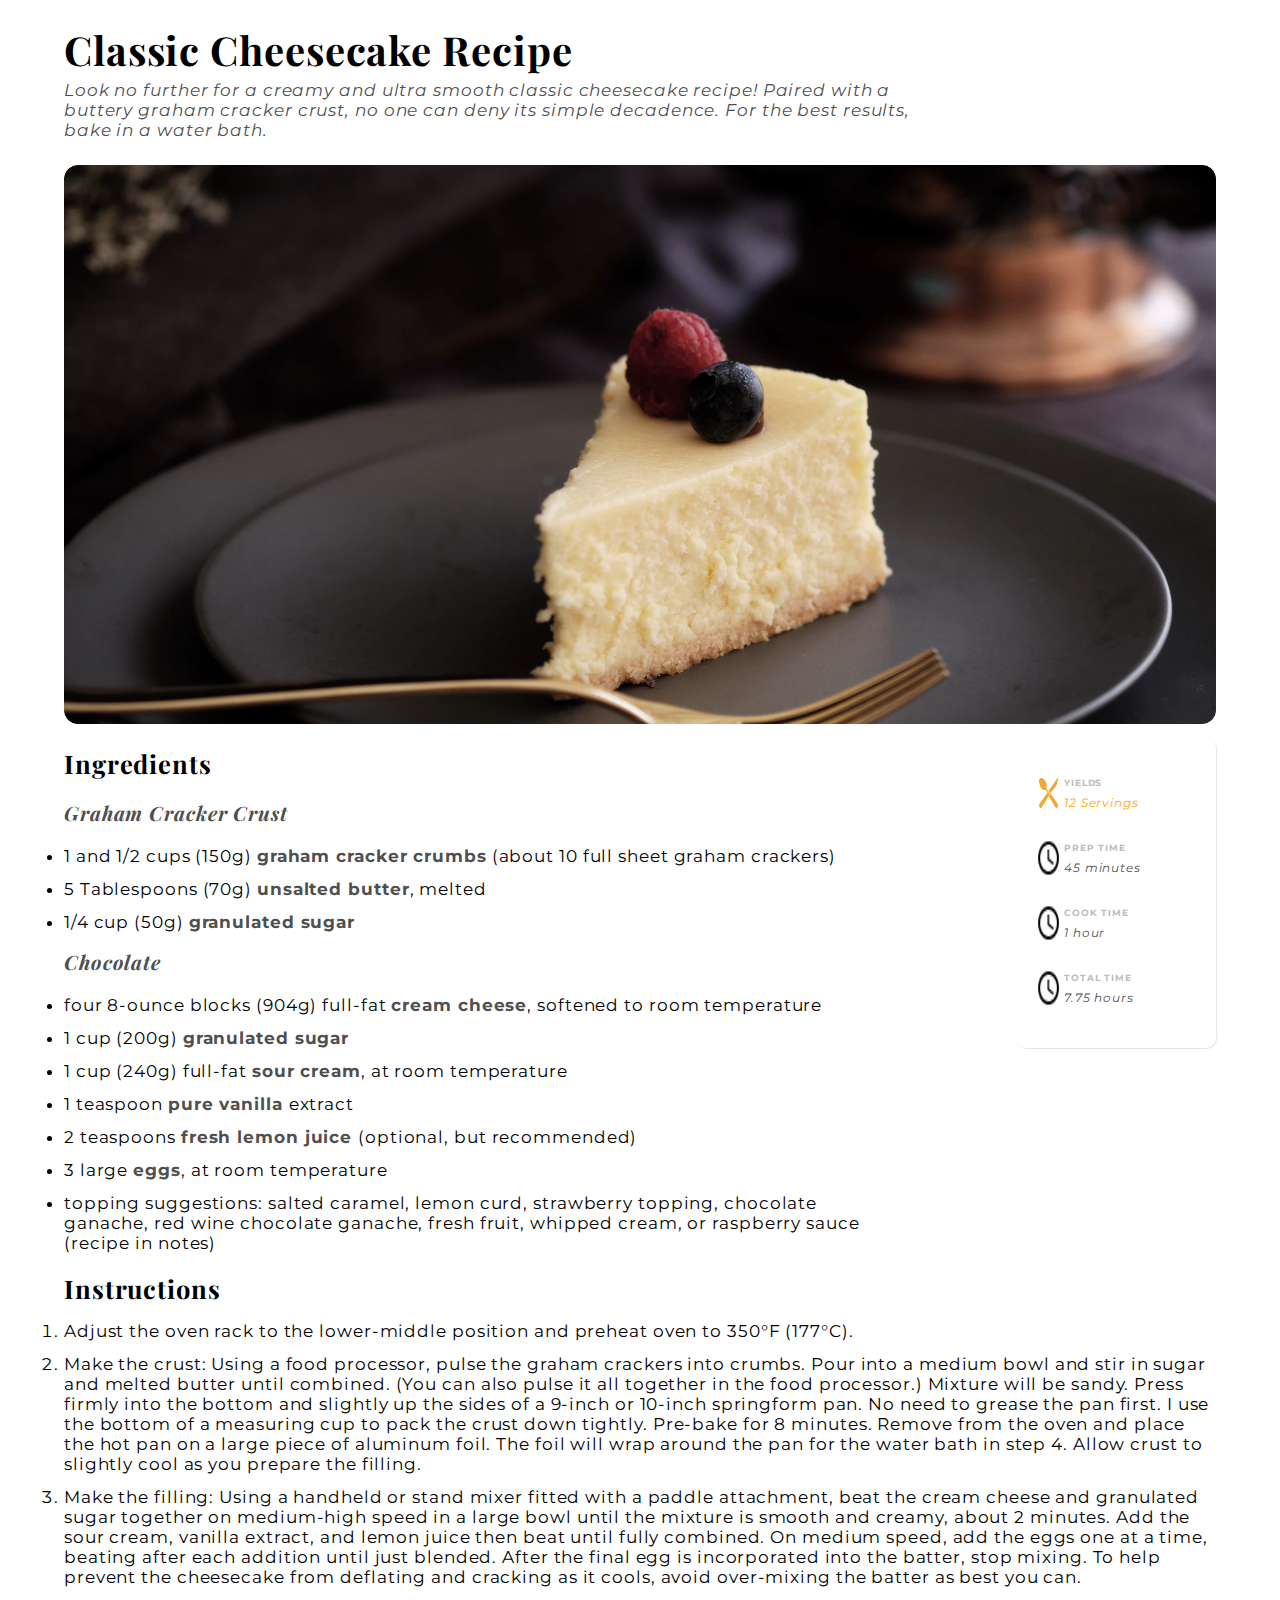
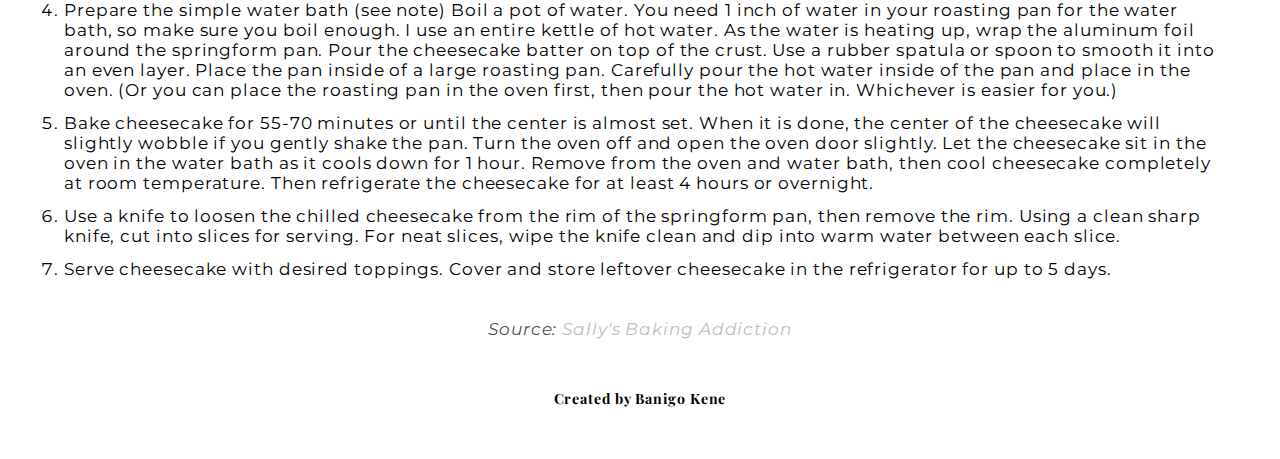
<file: index.html>
<!DOCTYPE html>
<html lang="en">
<head>
    <meta charset="UTF-8">
    <meta http-equiv="X-UA-Compatible" content="IE=edge">
    <meta name="viewport" content="width=device-width, initial-scale=1.0">
    <link rel="stylesheet" href="css/assignment.css">
    <link rel="preconnect" href="https://fonts.googleapis.com">
    <link rel="preconnect" href="https://fonts.gstatic.com" crossorigin>
    <link href="https://fonts.googleapis.com/css2?family=Montserrat:ital,wght@0,400;0,500;0,700;1,500&family=Playfair+Display:ital,wght@0,700;1,400;1,500;1,600;1,700&display=swap" rel="stylesheet">
    <title>Classic Cheesecake Recipe</title>
</head>
<body>
    
    <div class="container">
       <header class="header">
            <div class="">
                <h1>Classic Cheesecake Recipe</h1>
            </div>
            <div class="intro">
                <p>Look no further for a creamy and ultra smooth classic cheesecake recipe! Paired with a buttery graham cracker crust, 
                    no one can deny its simple decadence. For the best results, bake in a water bath.
                </p>
            </div>
            <div class="image">
                <img src="images/photo1.png" alt="" class="header-image">
            </div>
            <div class="stats-box">
                <div class="active">
                    <section class="stats-box--items">
                        <img src="images/cutlery.png" alt="" class="icon coloured">
                        <div class="float-right">
                            <h6>yields</h6>
                            <p class="servings bottom-text">12 Servings</p>
                        </div>
                    </section>
                </div>

                <div class="timings">
                <section class="stats-box--items">
                    <img src="images/baseline_schedule_black_24dp.png" alt="" class="icon">
                    <div class="float-right">
                        <h6>prep time</h6>
                        <p class="bottom-text">45 minutes</p>
                    </div>
                </section>

                <section class="stats-box--items">
                    <img src="images/baseline_schedule_black_24dp.png" alt="" class="icon">
                    <div class="float-right">
                        <h6>cook time</h6>
                        <p class="bottom-text">1 hour</p>
                    </div>
                </section>

                <section class="stats-box--items">
                    <img src="images/baseline_schedule_black_24dp.png" alt="" class="icon">
                    <div class="float-right">
                        <h6>total time</h6>
                        <p class="bottom-text">7.75 hours</p>
                    </div>
                </section>
            </div>
            </div>
       </header>

       <main>
           <article class="ingredients">
               <h2>Ingredients</h2>
               <div class="ingredient-set1">
                   <h3>graham cracker crust</h3>
                   <ul>
                       <li>1 and 1/2 cups (150g) <strong>graham cracker crumbs</strong> (about 10 full sheet graham crackers)</li>
                       <li>5 Tablespoons (70g) <strong>unsalted butter</strong>, melted</li>
                       <li>1/4 cup (50g) <strong>granulated sugar</strong></li>
                   </ul>
               </div>

                <div class="ingredient-set2">
                <h3>chocolate</h3>
                    <ul>
                        <li>four 8-ounce blocks (904g) full-fat <strong>cream cheese</strong>, softened to room temperature</li>
                        <li>1 cup (200g) <strong>granulated sugar</strong></li>
                        <li>1 cup (240g) full-fat <strong>sour cream</strong>, at room temperature</li>
                        <li>1 teaspoon <strong>pure vanilla </strong>extract</li>
                        <li>2 teaspoons <strong>fresh lemon juice </strong>(optional, but recommended)</li>
                        <li>3 large <strong>eggs</strong>, at room temperature</li>
                        <li>topping suggestions: salted caramel, lemon curd, strawberry topping, chocolate ganache, 
                       red wine chocolate ganache, fresh fruit, whipped cream, or raspberry sauce (recipe in notes)
                   </li> 
                </ul>
                </div>
            </article>

           <article class="instructions">
               <h2>Instructions</h2>
               <div class="instructions-how-to">
                   <ol>
                       <li>Adjust the oven rack to the lower-middle position and preheat oven to 350°F (177°C).</li>
                       <li>
                        Make the crust: Using a food processor, pulse the graham crackers into crumbs. 
                        Pour into a medium bowl and stir in sugar and melted butter until combined. (You can also pulse it all together in the food processor.) Mixture will be sandy. 
                        Press firmly into the bottom and slightly up the sides of a 9-inch or 10-inch springform pan. No need to grease the pan first. 
                        I use the bottom of a measuring cup to pack the crust down tightly. Pre-bake for 8 minutes. 
                        Remove from the oven and place the hot pan on a large piece of aluminum foil. The foil will wrap around the pan for the water bath in step 
                        4. Allow crust to slightly cool as you prepare the filling.
                       </li>
                       <li>
                        Make the filling: Using a handheld or stand mixer fitted with a paddle attachment, 
                        beat the cream cheese and granulated sugar together on medium-high speed in a large bowl until the mixture is smooth and creamy, about 2 minutes. 
                        Add the sour cream, vanilla extract, and lemon juice then beat until fully combined. On medium speed, add the eggs one at a time,
                         beating after each addition until just blended. After the final egg is incorporated into the batter, stop mixing. 
                        To help prevent the cheesecake from deflating and cracking as it cools, avoid over-mixing the batter as best you can.
                       </li>
                       <li>
                        Prepare the simple water bath (see note) Boil a pot of water. You need 1 inch of water in your roasting pan for the water bath, so make sure you boil enough.
                         I use an entire kettle of hot water. As the water is heating up, wrap the aluminum foil around the springform pan. Pour the cheesecake batter on top of the crust. 
                         Use a rubber spatula or spoon to smooth it into an even layer. Place the pan inside of a large roasting pan. 
                         Carefully pour the hot water inside of the pan and place in the oven. 
                        (Or you can place the roasting pan in the oven first, then pour the hot water in. Whichever is easier for you.)
                       </li>
                       <li>
                        Bake cheesecake for 55-70 minutes or until the center is almost set.
                         When it is done, the center of the cheesecake will slightly wobble if you gently shake the pan. Turn the oven off and open the oven door slightly. 
                         Let the cheesecake sit in the oven in the water bath as it cools down for 1 hour. Remove from the oven and water bath, 
                         then cool cheesecake completely at room temperature.
                         Then refrigerate the cheesecake for at least 4 hours or overnight.
                       </li>
                       <li>
                        Use a knife to loosen the chilled cheesecake from the rim of the springform pan, then remove the rim. 
                        Using a clean sharp knife, cut into slices for serving.
                         For neat slices, wipe the knife clean and dip into warm water between each slice.
                       </li>
                       <li>Serve cheesecake with desired toppings. Cover and store leftover cheesecake in the refrigerator for up to 5 days.</li>
                   </ol>
               </div>
           </article>
       </main>

       <footer class="footer">

        <blockquote>
           <p>Source: <a href="https://sallysbakingaddiction.com/classic-cheesecake/">Sally's Baking Addiction</a> </p>  
        </blockquote>

        <h5>Created by Banigo Kene</h5>
       </footer>

    </div>
</body>
</html>
</file>
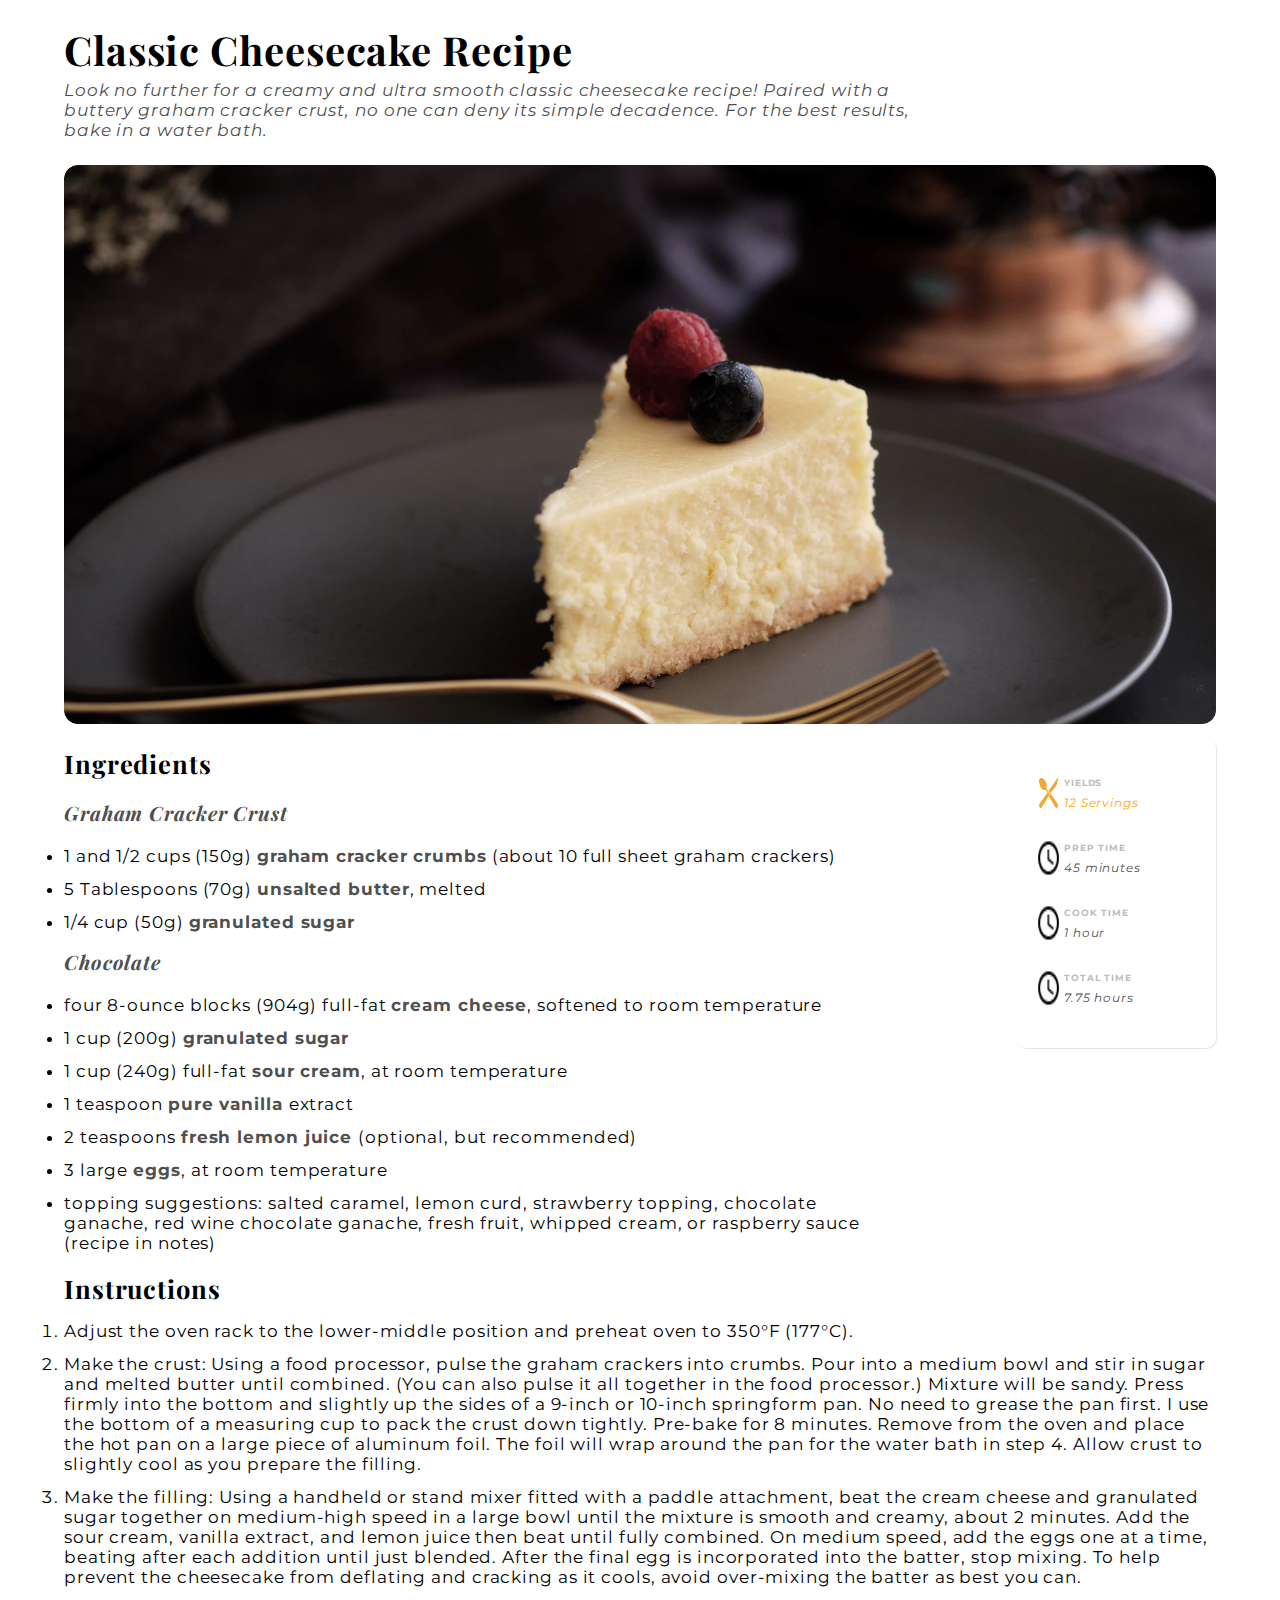
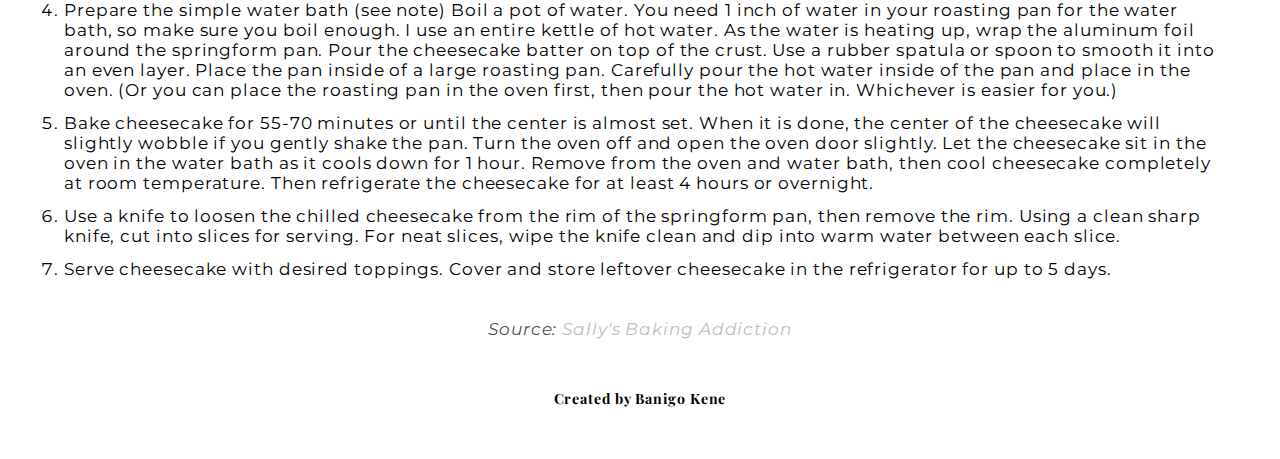
<file: assignment.html>
<!DOCTYPE html>
<html lang="en">
<head>
    <meta charset="UTF-8">
    <meta http-equiv="X-UA-Compatible" content="IE=edge">
    <meta name="viewport" content="width=device-width, initial-scale=1.0">
    <link rel="stylesheet" href="css/assignment.css">
    <link rel="preconnect" href="https://fonts.googleapis.com">
    <link rel="preconnect" href="https://fonts.gstatic.com" crossorigin>
    <link href="https://fonts.googleapis.com/css2?family=Montserrat:ital,wght@0,400;0,500;0,700;1,500&family=Playfair+Display:ital,wght@0,700;1,400;1,500;1,600;1,700&display=swap" rel="stylesheet">
    <title>Classic Cheesecake Recipe</title>
</head>
<body>
    
    <div class="container">
       <header class="header">
            <div class="">
                <h1>Classic Cheesecake Recipe</h1>
            </div>
            <div class="intro">
                <p>Look no further for a creamy and ultra smooth classic cheesecake recipe! Paired with a buttery graham cracker crust, 
                    no one can deny its simple decadence. For the best results, bake in a water bath.
                </p>
            </div>
            <div class="image">
                <img src="images/photo1.png" alt="" class="header-image">
            </div>
            <div class="stats-box">
                <div class="active">
                    <section class="stats-box--items">
                        <img src="images/cutlery.png" alt="" class="icon coloured">
                        <div class="float-right">
                            <h6>yields</h6>
                            <p class="servings bottom-text">12 Servings</p>
                        </div>
                    </section>
                </div>

                <div class="timings">
                <section class="stats-box--items">
                    <img src="images/baseline_schedule_black_24dp.png" alt="" class="icon">
                    <div class="float-right">
                        <h6>prep time</h6>
                        <p class="bottom-text">45 minutes</p>
                    </div>
                </section>

                <section class="stats-box--items">
                    <img src="images/baseline_schedule_black_24dp.png" alt="" class="icon">
                    <div class="float-right">
                        <h6>cook time</h6>
                        <p class="bottom-text">1 hour</p>
                    </div>
                </section>

                <section class="stats-box--items">
                    <img src="images/baseline_schedule_black_24dp.png" alt="" class="icon">
                    <div class="float-right">
                        <h6>total time</h6>
                        <p class="bottom-text">7.75 hours</p>
                    </div>
                </section>
            </div>
            </div>
       </header>

       <main>
           <article class="ingredients">
               <h2>Ingredients</h2>
               <div class="ingredient-set1">
                   <h3>graham cracker crust</h3>
                   <ul>
                       <li>1 and 1/2 cups (150g) <strong>graham cracker crumbs</strong> (about 10 full sheet graham crackers)</li>
                       <li>5 Tablespoons (70g) <strong>unsalted butter</strong>, melted</li>
                       <li>1/4 cup (50g) <strong>granulated sugar</strong></li>
                   </ul>
               </div>

                <div class="ingredient-set2">
                <h3>chocolate</h3>
                    <ul>
                        <li>four 8-ounce blocks (904g) full-fat <strong>cream cheese</strong>, softened to room temperature</li>
                        <li>1 cup (200g) <strong>granulated sugar</strong></li>
                        <li>1 cup (240g) full-fat <strong>sour cream</strong>, at room temperature</li>
                        <li>1 teaspoon <strong>pure vanilla </strong>extract</li>
                        <li>2 teaspoons <strong>fresh lemon juice </strong>(optional, but recommended)</li>
                        <li>3 large <strong>eggs</strong>, at room temperature</li>
                        <li>topping suggestions: salted caramel, lemon curd, strawberry topping, chocolate ganache, 
                       red wine chocolate ganache, fresh fruit, whipped cream, or raspberry sauce (recipe in notes)
                   </li> 
                </ul>
                </div>
            </article>

           <article class="instructions">
               <h2>Instructions</h2>
               <div class="instructions-how-to">
                   <ol>
                       <li>Adjust the oven rack to the lower-middle position and preheat oven to 350°F (177°C).</li>
                       <li>
                        Make the crust: Using a food processor, pulse the graham crackers into crumbs. 
                        Pour into a medium bowl and stir in sugar and melted butter until combined. (You can also pulse it all together in the food processor.) Mixture will be sandy. 
                        Press firmly into the bottom and slightly up the sides of a 9-inch or 10-inch springform pan. No need to grease the pan first. 
                        I use the bottom of a measuring cup to pack the crust down tightly. Pre-bake for 8 minutes. 
                        Remove from the oven and place the hot pan on a large piece of aluminum foil. The foil will wrap around the pan for the water bath in step 
                        4. Allow crust to slightly cool as you prepare the filling.
                       </li>
                       <li>
                        Make the filling: Using a handheld or stand mixer fitted with a paddle attachment, 
                        beat the cream cheese and granulated sugar together on medium-high speed in a large bowl until the mixture is smooth and creamy, about 2 minutes. 
                        Add the sour cream, vanilla extract, and lemon juice then beat until fully combined. On medium speed, add the eggs one at a time,
                         beating after each addition until just blended. After the final egg is incorporated into the batter, stop mixing. 
                        To help prevent the cheesecake from deflating and cracking as it cools, avoid over-mixing the batter as best you can.
                       </li>
                       <li>
                        Prepare the simple water bath (see note) Boil a pot of water. You need 1 inch of water in your roasting pan for the water bath, so make sure you boil enough.
                         I use an entire kettle of hot water. As the water is heating up, wrap the aluminum foil around the springform pan. Pour the cheesecake batter on top of the crust. 
                         Use a rubber spatula or spoon to smooth it into an even layer. Place the pan inside of a large roasting pan. 
                         Carefully pour the hot water inside of the pan and place in the oven. 
                        (Or you can place the roasting pan in the oven first, then pour the hot water in. Whichever is easier for you.)
                       </li>
                       <li>
                        Bake cheesecake for 55-70 minutes or until the center is almost set.
                         When it is done, the center of the cheesecake will slightly wobble if you gently shake the pan. Turn the oven off and open the oven door slightly. 
                         Let the cheesecake sit in the oven in the water bath as it cools down for 1 hour. Remove from the oven and water bath, 
                         then cool cheesecake completely at room temperature.
                         Then refrigerate the cheesecake for at least 4 hours or overnight.
                       </li>
                       <li>
                        Use a knife to loosen the chilled cheesecake from the rim of the springform pan, then remove the rim. 
                        Using a clean sharp knife, cut into slices for serving.
                         For neat slices, wipe the knife clean and dip into warm water between each slice.
                       </li>
                       <li>Serve cheesecake with desired toppings. Cover and store leftover cheesecake in the refrigerator for up to 5 days.</li>
                   </ol>
               </div>
           </article>
       </main>

       <footer class="footer">

        <blockquote>
           <p>Source: <a href="https://sallysbakingaddiction.com/classic-cheesecake/">Sally's Baking Addiction</a> </p>  
        </blockquote>

        <h5>Created by Banigo Kene</h5>
       </footer>

    </div>
</body>
</html>
</file>
<file: css/assignment.css>
* {
  margin: 0;
  padding: 0;
  box-sizing: inherit;
}

html {
  font-size: 62.5%;
}

body {
  font-family: "Montserrat", sans-serif;
  box-sizing: border-box;
  line-height: 1.8rem;
  letter-spacing: 0.07rem;
  font-size: 1.5rem;
}

.container {
  width: 95%;
  margin: 0 auto;
  padding: 0.8rem;
  background-color: white;
}

h1,
h2,
h3,
h4,
h5,
h6 {
  font-family: "Playfair Display", serif;
}

h1 {
  font-weight: 700;
  padding: 1rem 0 2rem;
  font-size: 2.5rem;
  text-align: left;
}

.intro {
  text-align: left;
  padding: 0 0 1.5rem 0;
  letter-spacing: 0.04;
}

.header-image {
  width: 100%;
  padding: 1rem 0;
}

p {
  font-style: italic;
  color: #4f4f4f;
}

.stats-box {
  width: 95%;
  display: flex;
  flex-direction: column;
}

.timings {
  display: flex;
  justify-content: space-between;
  padding: 2rem 0 1rem;
}

.stats-box--items {
  display: flex;
}

.servings {
  color: orange;
}

.bottom-text {
  font-size: 1.2rem;
}

h6 {
  text-transform: uppercase;
  font-size: 0.8rem;
  font-family: "Montserrat", sans-serif;
  color: #bdbdbd;
}

.icon {
  width: 25px;
  margin-right: 0.3rem;
}

article {
  margin: 1rem 0;
}

h3 {
  text-transform: capitalize;
  font-style: italic;
  color: #4f4f4f;
  padding: 1rem 0 2rem;
}

strong {
  color: #4f4f4f;
}

h2 {
  padding: 0.5rem 0 2rem 0;
}

a {
  text-decoration: none;
  color: #bdbdbd;
}

blockquote {
  text-align: center;
  color: #bdbdbd;
  margin: 3rem 0 5rem;
}

h5 {
  text-align: center;
}

li {
  padding: 0.1rem 0 0.5rem 0;
}

/* Media queries for laptops */

@media (min-width: 1000px) and (max-width: 1700px) {
  body {
    font-size: 1.7rem;
    line-height: 2rem;
    letter-spacing: 0.09rem;
  }

  .container {
    width: 90%;
    background-color: white;
    padding: 2rem 0 5rem;
  }

  header {
    position: relative;
    width: 100%;
  }

  h1 {
    padding: 2rem 0;
    font-size: 4rem;
    text-align: left;
  }
  .intro {
    width: 75%;
  }
  .header-image {
    width: 100%;
    padding: 1rem 0;
  }
  .stats-box {
    width: 200px;
    box-shadow: 0.1rem 0.1rem 0.1rem rgba(116, 114, 114, 0.185);
    position: absolute;
    right: 0;
    padding: 2rem;
    padding-bottom: 1rem;
    border-radius: 1rem;
  }

  .timings {
    display: flex;
    flex-direction: column;
    padding-top: 0;
  }

  .stats-box--items {
    padding: 0.5rem 0 2rem;
  }
  .active {
    padding: 1rem 0 0;
  }
  main {
    width: 100%;
  }
  .ingredients {
    width: 70%;
  }
  li {
    padding: 0.3rem 0 1rem 0;
  }
  h6 {
    font-size: 0.9rem;
  }
}

@media (min-width: 1701px) {
  body {
    font-size: 1.7rem;
    line-height: 2rem;
    letter-spacing: 0.09rem;
  }

  .container {
    width: 80%;
    margin: 0 auto;
    padding: 2rem 5rem 1rem 10rem;
  }

  header {
    position: relative;
    width: 80%;
  }

  h1 {
    padding: 2rem 0;
    font-size: 4rem;
    text-align: left;
  }
  .intro {
    width: 70%;
  }
  .header-image {
    width: 100%;
    padding: 2rem 0;
  }
  .stats-box {
    width: 200px;
    box-shadow: 0.1rem 0.1rem 0.1rem rgba(116, 114, 114, 0.185);
    position: absolute;
    right: 0;
    padding: 2rem;
    padding-bottom: 1rem;
    border-radius: 1rem;
  }

  .timings {
    display: flex;
    flex-direction: column;
    padding-top: 0;
  }

  .stats-box--items {
    padding: 0.5rem 0 2rem;
  }
  .active {
    padding: 1rem 0 0;
  }
  main {
    width: 80%;
  }
  .ingredients {
    width: 70%;
  }
  li {
    padding: 0.3rem 0 1rem 0;
  }
  h6 {
    font-size: 1rem;
  }
}
</file>
